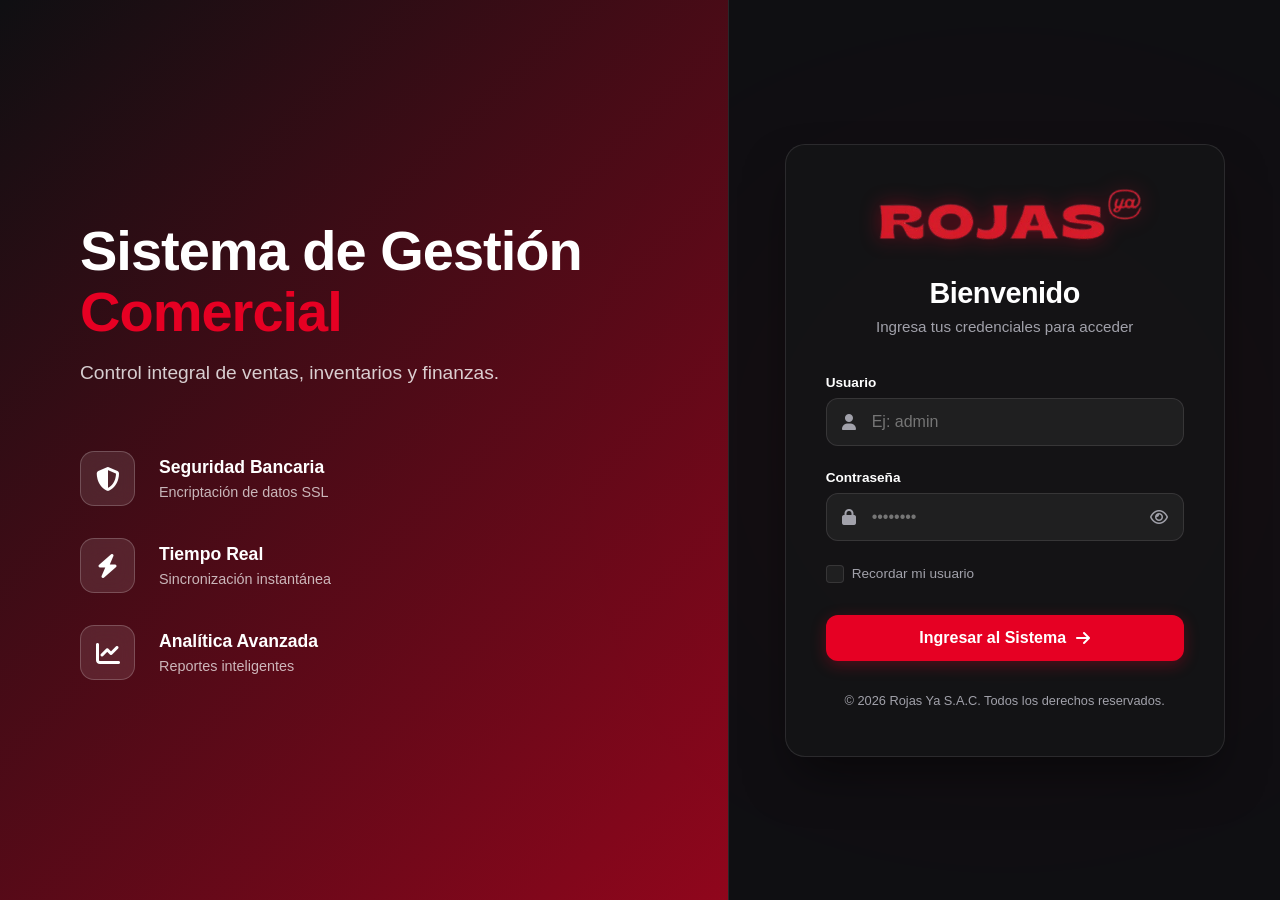
<file: index.html>
<!DOCTYPE html>
<html lang="es">
<head>
    <meta charset="UTF-8">
    <meta http-equiv="refresh" content="0; url=html/login.html" />
    <title>Redirigiendo...</title>
</head>
<body>
    <script>
        // Redirección por Javascript como respaldo
        window.location.href = "html/login.html";
    </script>
</body>
</html>
</file>
<file: css/login.css>
:root {
    --color-primario: #E60023; /* Rojo característico */
    --color-primario-dark: #cc001f;
    --color-fondo-dark: #0f0f12;
    --color-glass: rgba(20, 20, 23, 0.85); /* Fondo oscuro semitransparente para el form */
    --color-border: rgba(255, 255, 255, 0.1);
    
    --text-main: #ffffff;
    --text-muted: #a1a1aa;
    
    --font-main: "Merriweather Sans", sans-serif !important;
}

* { 
    margin: 0; 
    padding: 0; 
    box-sizing: border-box; 
}

body {
    font-family: var(--font-main);
    background-color: var(--color-fondo-dark);
    height: 100vh;
    width: 100vw;
    display: flex;
    overflow: hidden; /* Evita cualquier barra de desplazamiento */
    /* Quitamos el padding para que ocupe el 100% */
}

/* --- CONTENEDOR PRINCIPAL (100% Pantalla) --- */
.contenedor-login {
    width: 100%;
    height: 100%;
    display: flex;
    /* Sin border-radius, sin box-shadow, ocupa todo */
}

/* =========================================
   PANEL IZQUIERDO (Imagen Full Cover)
   ========================================= */
.panel-izquierdo {
    flex: 1.5; /* Ocupa un poco más de espacio que el formulario */
    position: relative;
    /* REEMPLAZA ESTA URL con tu foto */
    background-image: url('https://images.unsplash.com/photo-1542838132-92c53300491e?q=80&w=1000&auto=format&fit=crop'); 
    background-size: cover;
    background-position: center;
    display: flex;
    flex-direction: column;
    justify-content: center;
    padding: 5rem;
    color: white;
}

/* Capa oscura translúcida encima de la foto (Filtro Rojo/Negro) */
.overlay-gradiente {
    position: absolute;
    top: 0; left: 0; right: 0; bottom: 0;
    background: linear-gradient(135deg, rgba(15, 15, 18, 0.9) 0%, rgba(230, 0, 35, 0.6) 100%);
    z-index: 1;
}

.contenido-panel-izquierdo {
    position: relative;
    z-index: 2; 
}

/* Textos Branding */
.branding h1 {
    font-size: 3.5rem;
    font-weight: 800;
    line-height: 1.1;
    margin-bottom: 1rem;
    letter-spacing: -1px;
}

.branding h1 span {
    color: var(--color-primario); 
}

.branding p {
    font-size: 1.2rem;
    color: rgba(255, 255, 255, 0.8);
    margin-bottom: 4rem;
    max-width: 90%;
    line-height: 1.5;
}

/* Lista de Características */
.features-list {
    display: flex;
    flex-direction: column;
    gap: 2rem;
}

.feature {
    display: flex;
    align-items: center;
    gap: 1.5rem;
}

.icon-box {
    width: 55px;
    height: 55px;
    background: rgba(255, 255, 255, 0.1);
    backdrop-filter: blur(10px);
    border-radius: 14px;
    display: flex;
    align-items: center;
    justify-content: center;
    font-size: 1.5rem;
    color: white;
    border: 1px solid rgba(255, 255, 255, 0.2);
}

.feature h4 {
    font-size: 1.1rem;
    font-weight: 600;
    margin-bottom: 0.3rem;
}

.feature small {
    color: rgba(255, 255, 255, 0.7);
    font-size: 0.9rem;
}

/* =========================================
   PANEL DERECHO (Formulario Dark Mode)
   ========================================= */
.panel-derecho {
    flex: 1.2; /* Aumentamos el flex para que tome más porción de la pantalla */
    min-width: 500px; 
    max-width: 600px; 
    padding: 3rem;
    display: flex;
    align-items: center;
    justify-content: center;
    background-color: var(--color-fondo-dark); 
    position: relative;
    border-left: 1px solid var(--color-border);
}

.panel-derecho::before {
    content: '';
    position: absolute;
    top: 50%; left: 50%;
    transform: translate(-50%, -50%);
    width: 300px; height: 300px;
    background: var(--color-primario);
    border-radius: 50%;
    filter: blur(150px);
    opacity: 0.15;
    pointer-events: none;
}

.form-wrapper {
    width: 100%;
    max-width: 440px; /* Ensanchamos el cuadro negro de cristal (antes 380) */
    position: relative;
    z-index: 2;
    background: var(--color-glass);
    padding: 3rem 2.5rem; /* Más espacio interno (arriba/abajo y a los lados) */
    border-radius: 20px;
    border: 1px solid var(--color-border);
    box-shadow: 0 25px 50px -12px rgba(0, 0, 0, 0.5);
}

/* Cabecera Form */
.header-form {
    text-align: center;
    margin-bottom: 2.5rem;
}

.logo-login {
    height: 15rem; 
    width: auto;
    margin-left: -1.9rem;
    margin-bottom: -4rem; 
    margin-top: -6rem;
    filter: drop-shadow(0 0 10px rgba(230, 0, 35, 0.4));
}

.header-form h2 {
    font-size: 1.8rem;
    font-weight: 800;
    color: var(--text-main);
    letter-spacing: -0.5px;
    margin-bottom: 0.5rem;
}

.header-form p {
    color: var(--text-muted);
    font-size: 0.95rem;
}

/* Inputs Estilo Dark */
.input-group {
    margin-bottom: 1.5rem;
}

.input-group label {
    display: block;
    font-size: 0.85rem;
    font-weight: 600;
    color: var(--text-main); 
    margin-bottom: 0.5rem;
}

.input-field {
    position: relative;
    display: flex;
    align-items: center;
}

.input-icon {
    position: absolute;
    left: 16px;
    color: var(--text-muted);
    font-size: 1rem;
    transition: color 0.3s;
}

.input-field input {
    width: 100%;
    background-color: rgba(255, 255, 255, 0.05); 
    border: 1px solid var(--color-border);
    padding: 14px 40px 14px 45px;
    border-radius: 12px;
    color: var(--text-main); 
    font-size: 1rem;
    font-family: var(--font-main);
    outline: none;
    transition: all 0.3s ease;
}

/* Focus de los inputs */
.input-field input:focus {
    background-color: rgba(255, 255, 255, 0.08);
    border-color: var(--color-primario);
    box-shadow: 0 0 0 4px rgba(230, 0, 35, 0.15);
}

.input-field input:focus + .input-icon {
    color: var(--color-primario);
}

/* Icono Ojo */
.toggle-pass {
    position: absolute;
    right: 16px;
    color: var(--text-muted);
    cursor: pointer;
    font-size: 1rem;
    transition: color 0.3s;
}

.toggle-pass:hover { color: var(--text-main); }


/* Checkbox Recordar (Dark Mode) */
.options-login {
    display: flex;
    justify-content: flex-start;
    align-items: center;
    margin-bottom: 2rem;
}

.remember-me {
    display: flex;
    align-items: center;
    gap: 8px;
    font-size: 0.85rem;
    color: var(--text-muted);
    font-weight: 500;
    cursor: pointer;
    user-select: none;
    transition: color 0.3s;
}

.remember-me:hover {
    color: var(--text-main);
}

.remember-me input {
    position: absolute;
    opacity: 0;
    cursor: pointer;
    height: 0; width: 0;
}

.checkmark {
    height: 18px; width: 18px;
    background-color: rgba(255, 255, 255, 0.05);
    border: 1px solid var(--color-border);
    border-radius: 4px;
    position: relative;
    transition: all 0.2s ease;
}

.remember-me input:checked ~ .checkmark {
    background-color: var(--color-primario);
    border-color: var(--color-primario);
}

.checkmark:after {
    content: "";
    position: absolute;
    display: none;
    left: 5px; top: 2px;
    width: 4px; height: 8px;
    border: solid white;
    border-width: 0 2px 2px 0;
    transform: rotate(45deg);
}

.remember-me input:checked ~ .checkmark:after { display: block; }


/* Botón Ingresar */
.btn-login {
    width: 100%;
    padding: 14px;
    background-color: var(--color-primario);
    color: white;
    border: none;
    border-radius: 12px;
    font-size: 1rem;
    font-weight: 600;
    font-family: var(--font-main);
    cursor: pointer;
    display: flex;
    justify-content: center;
    align-items: center;
    gap: 10px;
    box-shadow: 0 4px 15px rgba(230, 0, 35, 0.3);
    transition: all 0.3s ease;
}

.btn-login:hover {
    background-color: var(--color-primario-dark);
    transform: translateY(-2px);
    box-shadow: 0 8px 20px rgba(230, 0, 35, 0.4);
}

.btn-login:active { transform: translateY(0); }

/* Footer */
.footer-form {
    margin-top: 2rem;
    text-align: center;
    width: 100%;
}

.footer-form p {
    font-size: 0.8rem;
    color: var(--text-muted);
}

/* =========================================
   RESPONSIVE MÓVIL
   ========================================= */
@media (max-width: 900px) {
    .contenedor-login {
        flex-direction: column;
    }
    
    .panel-izquierdo {
        display: none; 
    }

    .panel-derecho {
        flex: 1;
        width: 100%;
        max-width: 100%;
        min-width: 100%;
        border-left: none;
        padding: 1.5rem;
        display: flex;
        align-items: center;
        justify-content: center;
    }
    
    .form-wrapper {
        box-shadow: none;
        border: none;
        background: transparent;
        padding: 1rem;
        width: 100%;
        max-width: 400px;
        margin: 0 auto;
    }

    .header-form {
        display: flex;
        flex-direction: column;
        align-items: center; 
        justify-content: center;
        text-align: center;
        margin-bottom: 2rem;
        width: 100%; /* Asegura que la caja tome todo el espacio para centrar bien */
    }

    /* 👇 MAGIA DEL LOGO RESPONSIVO 👇 */
    .logo-login {
        width: 100%; /* Ocupará el 70% de la pantalla del celular... */
        max-width: 240px; /* ...pero nunca será más grande que 240px */
        min-width: 180px; /* ...y nunca más pequeño que 180px */
        height: auto; /* Mantiene la calidad y proporción de tu PNG */
        object-fit: contain;
        
        margin: 0 auto -1rem auto; /* Centrado matemático de izquierda a derecha */
        display: block;
        position: relative;
    }

    .header-form h2 {
        font-size: 1.7rem;
        margin-top: 1rem;
    }

    .btn-login {
        padding: 14px;
        font-size: 1rem;
    }
}
</file>
